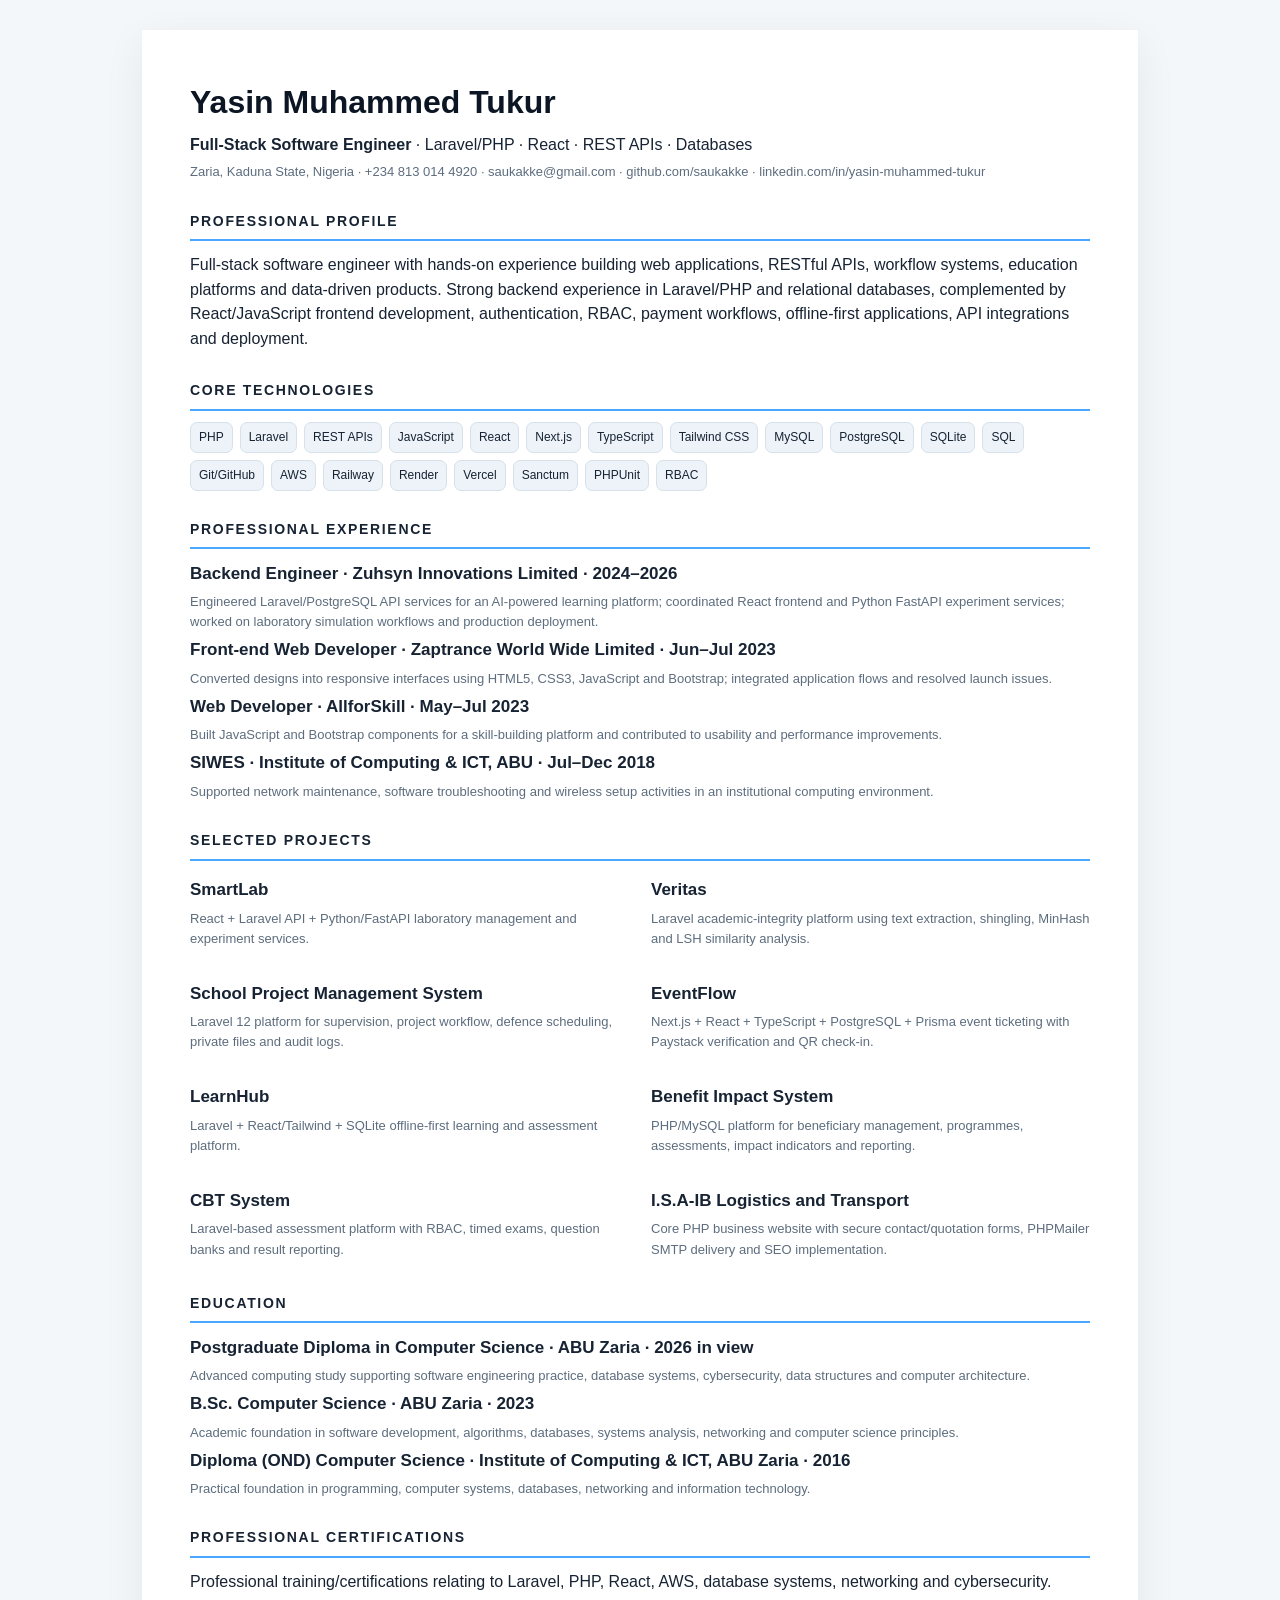
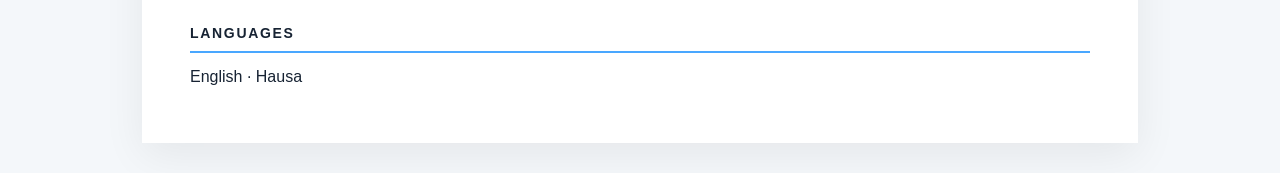
<file: cv.html>
<!doctype html><html lang="en"><head><meta charset="utf-8"><meta name="viewport" content="width=device-width,initial-scale=1"><title>Yasin Muhammed Tukur | Curriculum Vitae</title><style>body{font-family:Arial,sans-serif;color:#172333;background:#f4f7fa;margin:0;line-height:1.55}.page{max-width:900px;margin:30px auto;background:#fff;padding:48px;box-shadow:0 12px 40px #0001}h1{margin:0;color:#0b1523;font-size:32px}h2{font-size:14px;letter-spacing:.12em;text-transform:uppercase;border-bottom:2px solid #49a7ff;padding-bottom:7px;margin-top:28px}h3{margin:5px 0;font-size:17px}p{margin:5px 0}.muted{color:#5d6d7e;font-size:13px}.grid{display:grid;grid-template-columns:1fr 1fr;gap:22px}.skills{display:flex;flex-wrap:wrap;gap:7px}.skills span{background:#edf3f8;border:1px solid #d7e1ea;border-radius:7px;padding:5px 8px;font-size:12px}@media(max-width:700px){.page{margin:0;padding:25px}.grid{grid-template-columns:1fr}}</style></head><body><main class="page"><h1>Yasin Muhammed Tukur</h1><p><b>Full-Stack Software Engineer</b> · Laravel/PHP · React · REST APIs · Databases</p><p class="muted">Zaria, Kaduna State, Nigeria · +234 813 014 4920 · saukakke@gmail.com · github.com/saukakke · linkedin.com/in/yasin-muhammed-tukur</p><h2>Professional Profile</h2><p>Full-stack software engineer with hands-on experience building web applications, RESTful APIs, workflow systems, education platforms and data-driven products. Strong backend experience in Laravel/PHP and relational databases, complemented by React/JavaScript frontend development, authentication, RBAC, payment workflows, offline-first applications, API integrations and deployment.</p><h2>Core Technologies</h2><div class="skills"><span>PHP</span><span>Laravel</span><span>REST APIs</span><span>JavaScript</span><span>React</span><span>Next.js</span><span>TypeScript</span><span>Tailwind CSS</span><span>MySQL</span><span>PostgreSQL</span><span>SQLite</span><span>SQL</span><span>Git/GitHub</span><span>AWS</span><span>Railway</span><span>Render</span><span>Vercel</span><span>Sanctum</span><span>PHPUnit</span><span>RBAC</span></div><h2>Professional Experience</h2><h3>Backend Engineer · Zuhsyn Innovations Limited · 2024–2026</h3><p class="muted">Engineered Laravel/PostgreSQL API services for an AI-powered learning platform; coordinated React frontend and Python FastAPI experiment services; worked on laboratory simulation workflows and production deployment.</p><h3>Front-end Web Developer · Zaptrance World Wide Limited · Jun–Jul 2023</h3><p class="muted">Converted designs into responsive interfaces using HTML5, CSS3, JavaScript and Bootstrap; integrated application flows and resolved launch issues.</p><h3>Web Developer · AllforSkill · May–Jul 2023</h3><p class="muted">Built JavaScript and Bootstrap components for a skill-building platform and contributed to usability and performance improvements.</p><h3>SIWES · Institute of Computing & ICT, ABU · Jul–Dec 2018</h3><p class="muted">Supported network maintenance, software troubleshooting and wireless setup activities in an institutional computing environment.</p><h2>Selected Projects</h2><div class="grid"><div><h3>SmartLab</h3><p class="muted">React + Laravel API + Python/FastAPI laboratory management and experiment services.</p></div><div><h3>Veritas</h3><p class="muted">Laravel academic-integrity platform using text extraction, shingling, MinHash and LSH similarity analysis.</p></div><div><h3>School Project Management System</h3><p class="muted">Laravel 12 platform for supervision, project workflow, defence scheduling, private files and audit logs.</p></div><div><h3>EventFlow</h3><p class="muted">Next.js + React + TypeScript + PostgreSQL + Prisma event ticketing with Paystack verification and QR check-in.</p></div><div><h3>LearnHub</h3><p class="muted">Laravel + React/Tailwind + SQLite offline-first learning and assessment platform.</p></div><div><h3>Benefit Impact System</h3><p class="muted">PHP/MySQL platform for beneficiary management, programmes, assessments, impact indicators and reporting.</p></div><div><h3>CBT System</h3><p class="muted">Laravel-based assessment platform with RBAC, timed exams, question banks and result reporting.</p></div><div><h3>I.S.A-IB Logistics and Transport</h3><p class="muted">Core PHP business website with secure contact/quotation forms, PHPMailer SMTP delivery and SEO implementation.</p></div></div><h2>Education</h2><h3>Postgraduate Diploma in Computer Science · ABU Zaria · 2026 in view</h3><p class="muted">Advanced computing study supporting software engineering practice, database systems, cybersecurity, data structures and computer architecture.</p><h3>B.Sc. Computer Science · ABU Zaria · 2023</h3><p class="muted">Academic foundation in software development, algorithms, databases, systems analysis, networking and computer science principles.</p><h3>Diploma (OND) Computer Science · Institute of Computing & ICT, ABU Zaria · 2016</h3><p class="muted">Practical foundation in programming, computer systems, databases, networking and information technology.</p><h2>Professional Certifications</h2><p>Professional training/certifications relating to Laravel, PHP, React, AWS, database systems, networking and cybersecurity.</p><h2>Languages</h2><p>English · Hausa</p></main></body></html>
</file>
